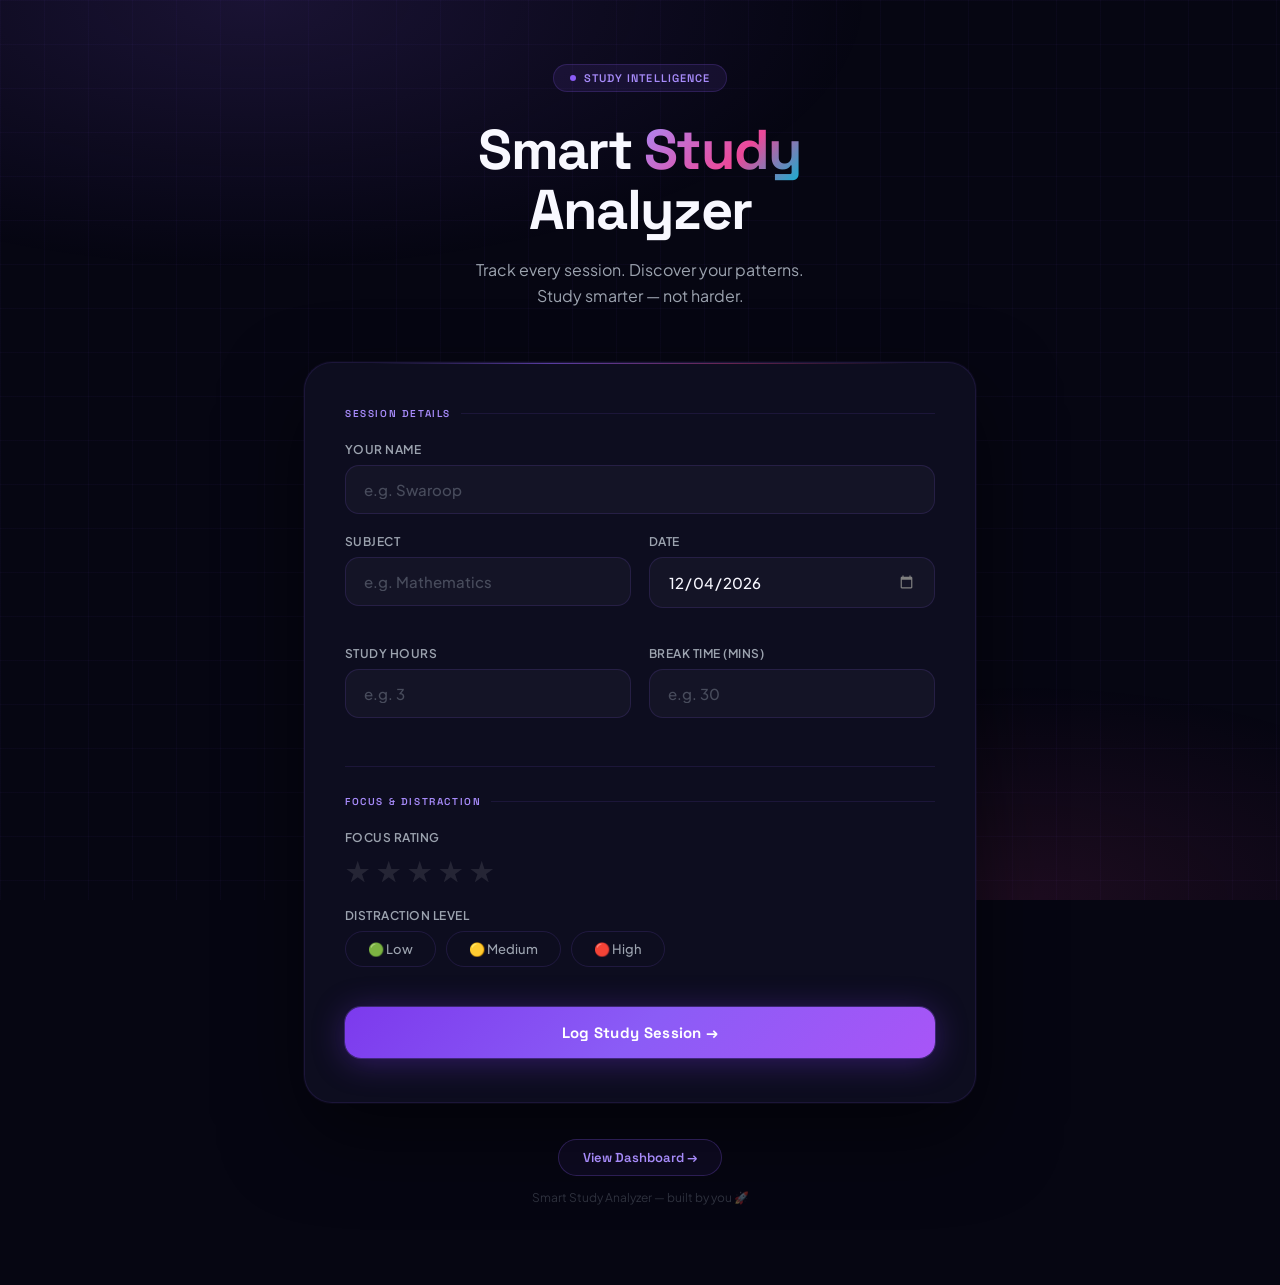
<file: index.html>
<!DOCTYPE html>
<html lang="en">
<head>
  <meta charset="UTF-8" />
  <meta name="viewport" content="width=device-width, initial-scale=1.0"/>
 <title>Smart Study Analyzer v2</title>
  <link href="https://fonts.googleapis.com/css2?family=Plus+Jakarta+Sans:ital,wght@0,300;0,400;0,500;0,600;0,700;0,800;1,300&family=Space+Grotesk:wght@400;500;600;700&display=swap" rel="stylesheet"/>
  <style>
    *, *::before, *::after { box-sizing: border-box; margin: 0; padding: 0; }

    :root {
      --bg:       #060612;
      --card:     #0d0d1f;
      --border:   rgba(139,92,246,0.12);
      --accent:   #8b5cf6;
      --accent2:  #ec4899;
      --accent3:  #06b6d4;
      --text:     #f8f8ff;
      --muted:    #6b7280;
      --muted2:   #9ca3af;
    }

    body {
      background: var(--bg);
      color: var(--text);
      font-family: 'Plus Jakarta Sans', sans-serif;
      min-height: 100vh;
      overflow-x: hidden;
    }

    body::after {
      content: '';
      position: fixed; inset: 0;
      background:
        radial-gradient(ellipse 80% 50% at 20% 0%, rgba(139,92,246,0.15) 0%, transparent 60%),
        radial-gradient(ellipse 60% 40% at 80% 100%, rgba(236,72,153,0.1) 0%, transparent 60%);
      pointer-events: none; z-index: 0;
    }

    body::before {
      content: '';
      position: fixed; inset: 0;
      background-image:
        linear-gradient(rgba(139,92,246,0.04) 1px, transparent 1px),
        linear-gradient(90deg, rgba(139,92,246,0.04) 1px, transparent 1px);
      background-size: 44px 44px;
      pointer-events: none; z-index: 0;
    }

    .wrapper {
      position: relative; z-index: 1;
      max-width: 720px; margin: 0 auto;
      padding: 64px 24px 80px;
    }

    .header { text-align: center; margin-bottom: 52px; }

    .badge {
      display: inline-flex; align-items: center; gap: 8px;
      background: rgba(139,92,246,0.1);
      border: 1px solid rgba(139,92,246,0.2);
      color: #a78bfa;
      font-family: 'Space Grotesk', sans-serif;
      font-size: 11px; font-weight: 600;
      letter-spacing: 0.1em; text-transform: uppercase;
      padding: 6px 16px; border-radius: 100px;
      margin-bottom: 28px;
      animation: fadeUp .5s ease both;
    }
    .badge-dot { width:6px; height:6px; border-radius:50%; background:#8b5cf6; animation: blink 2s ease-in-out infinite; }
    @keyframes blink { 0%,100%{opacity:1} 50%{opacity:.3} }

    h1 {
      font-family: 'Space Grotesk', sans-serif;
      font-size: clamp(2.2rem, 5.5vw, 3.5rem);
      font-weight: 700; line-height: 1.08; letter-spacing: -0.03em;
      animation: fadeUp .5s .08s ease both;
    }
    h1 em {
      font-style: normal;
      background: linear-gradient(135deg, #a78bfa 0%, #ec4899 60%, #06b6d4 100%);
      -webkit-background-clip: text; -webkit-text-fill-color: transparent; background-clip: text;
    }

    .subtitle {
      margin-top: 16px; font-size: 1rem;
      color: var(--muted2); font-weight: 400; line-height: 1.65;
      animation: fadeUp .5s .16s ease both;
    }

    @keyframes fadeUp {
      from { opacity:0; transform:translateY(18px); }
      to   { opacity:1; transform:translateY(0); }
    }

    .form-card {
      background: var(--card);
      border: 1px solid var(--border);
      border-radius: 28px; padding: 44px 40px;
      position: relative; overflow: hidden;
      animation: fadeUp .5s .22s ease both;
      box-shadow: 0 0 0 1px rgba(139,92,246,0.05), 0 32px 80px rgba(0,0,0,0.5);
    }
    .form-card::before {
      content: '';
      position: absolute; top:0; left:10%; right:10%; height:1px;
      background: linear-gradient(90deg, transparent, rgba(139,92,246,0.6), rgba(236,72,153,0.4), transparent);
    }

    .section-label {
      font-family: 'Space Grotesk', sans-serif;
      font-size: 10px; font-weight: 600;
      letter-spacing: 0.16em; text-transform: uppercase;
      color: #a78bfa;
      display: flex; align-items: center; gap: 10px; margin-bottom: 22px;
    }
    .section-label::after { content:''; flex:1; height:1px; background: var(--border); }

    .grid-2 { display: grid; grid-template-columns: 1fr 1fr; gap: 18px; }
    .field { margin-bottom: 20px; }

    label {
      display: block; font-size: 12px; font-weight: 600;
      color: var(--muted2); letter-spacing: 0.04em;
      margin-bottom: 8px; text-transform: uppercase;
    }

    input[type="text"], input[type="number"], input[type="date"] {
      width: 100%;
      background: rgba(255,255,255,0.03);
      border: 1px solid rgba(139,92,246,0.15);
      border-radius: 14px; color: var(--text);
      font-family: 'Plus Jakarta Sans', sans-serif;
      font-size: 15px; font-weight: 500;
      padding: 14px 18px; outline: none;
      transition: border-color .2s, background .2s, box-shadow .2s;
    }
    input:focus {
      border-color: rgba(139,92,246,0.5);
      background: rgba(139,92,246,0.05);
      box-shadow: 0 0 0 4px rgba(139,92,246,0.08);
    }
    input::placeholder { color: rgba(107,114,128,0.6); }
    input[type="date"]::-webkit-calendar-picker-indicator { filter: invert(.5); cursor: pointer; }

    .divider { height:1px; background: var(--border); margin: 28px 0; }

    .stars { display:flex; flex-direction:row-reverse; justify-content:flex-end; gap:6px; margin-top:6px; }
    .stars input { display:none; }
    .stars label {
      font-size:28px; cursor:pointer; color:rgba(255,255,255,0.1);
      transition: color .15s, transform .15s;
      margin:0; padding:0; text-transform:none; letter-spacing:0;
    }
    .stars label:hover, .stars label:hover ~ label, .stars input:checked ~ label { color:#f59e0b; }
    .stars label:hover { transform:scale(1.25); }

    .pills { display:flex; gap:10px; margin-top:6px; flex-wrap:wrap; }
    .pills input { display:none; }
    .pills label {
      cursor:pointer; padding:9px 22px; border-radius:100px;
      border:1px solid rgba(139,92,246,0.15);
      font-size:13px; font-weight:500; color:var(--muted2);
      background:transparent; transition:all .2s;
      text-transform:none; letter-spacing:0;
    }
    .pills input:checked + label {
      border-color:var(--accent); color:#c4b5fd;
      background:rgba(139,92,246,0.12);
      box-shadow:0 0 16px rgba(139,92,246,0.15);
    }
    .pills label:hover { border-color:rgba(139,92,246,0.35); color:var(--text); }

    .btn-wrap { margin-top:32px; }
    .btn {
      width:100%; padding:16px;
      background:linear-gradient(135deg, #7c3aed 0%, #8b5cf6 50%, #a855f7 100%);
      border:none; border-radius:16px; color:#fff;
      font-family:'Space Grotesk', sans-serif;
      font-size:15px; font-weight:700; letter-spacing:0.02em;
      cursor:pointer; position:relative; overflow:hidden;
      transition:transform .2s, box-shadow .2s;
      box-shadow:0 4px 32px rgba(124,58,237,0.35), 0 0 0 1px rgba(139,92,246,0.3);
    }
    .btn:hover { transform:translateY(-2px); box-shadow:0 8px 40px rgba(124,58,237,0.5); }
    .btn:active { transform:translateY(0); }
    .btn-inner { display:flex; align-items:center; justify-content:center; gap:10px; position:relative; z-index:1; }

    .toast {
      position:fixed; bottom:28px; left:50%;
      transform:translateX(-50%) translateY(60px);
      background:#0d0d1f; border:1px solid rgba(6,182,212,0.3); color:#67e8f9;
      font-family:'Space Grotesk', sans-serif; font-size:13px; font-weight:600;
      padding:13px 28px; border-radius:100px;
      box-shadow:0 8px 32px rgba(0,0,0,0.5);
      transition:transform .4s cubic-bezier(.34,1.56,.64,1), opacity .4s;
      opacity:0; z-index:100; white-space:nowrap;
    }
    .toast.show { transform:translateX(-50%) translateY(0); opacity:1; }

    .footer {
      text-align:center; margin-top:36px;
      font-size:12px; color:rgba(107,114,128,0.4);
      animation:fadeUp .5s .4s ease both;
    }

    @media (max-width:560px) {
      .form-card { padding:28px 20px; }
      .grid-2 { grid-template-columns:1fr; }
    }
  </style>
</head>
<body>
<div class="wrapper">
  <div class="header">
    <div class="badge"><span class="badge-dot"></span> Study Intelligence</div>
    <h1>Smart <em>Study</em><br>Analyzer</h1>
    <p class="subtitle">Track every session. Discover your patterns.<br>Study smarter — not harder.</p>
  </div>

  <div class="form-card">
    <div class="section-label">Session Details</div>
    <div class="field">
      <label for="name">Your Name</label>
      <input type="text" id="name" placeholder="e.g. Swaroop" autocomplete="off"/>
    </div>
    <div class="grid-2">
      <div class="field">
        <label for="subject">Subject</label>
        <input type="text" id="subject" placeholder="e.g. Mathematics" autocomplete="off"/>
      </div>
      <div class="field">
        <label for="date">Date</label>
        <input type="date" id="date"/>
      </div>
      <div class="field">
        <label for="hours">Study Hours</label>
        <input type="number" id="hours" placeholder="e.g. 3" min="0" max="24" step="0.5"/>
      </div>
      <div class="field">
        <label for="break_time">Break Time (mins)</label>
        <input type="number" id="break_time" placeholder="e.g. 30" min="0" max="300"/>
      </div>
    </div>

    <div class="divider"></div>

    <div class="section-label">Focus & Distraction</div>

    <div class="field">
      <label>Focus Rating</label>
      <div class="stars">
        <input type="radio" id="s5" name="focus" value="5"/><label for="s5">★</label>
        <input type="radio" id="s4" name="focus" value="4"/><label for="s4">★</label>
        <input type="radio" id="s3" name="focus" value="3"/><label for="s3">★</label>
        <input type="radio" id="s2" name="focus" value="2"/><label for="s2">★</label>
        <input type="radio" id="s1" name="focus" value="1"/><label for="s1">★</label>
      </div>
    </div>

    <div class="field" style="margin-top:20px">
      <label>Distraction Level</label>
      <div class="pills">
        <input type="radio" id="d-low"    name="distraction" value="Low"/><label for="d-low">🟢 Low</label>
        <input type="radio" id="d-medium" name="distraction" value="Medium"/><label for="d-medium">🟡 Medium</label>
        <input type="radio" id="d-high"   name="distraction" value="High"/><label for="d-high">🔴 High</label>
      </div>
    </div>

    <div class="btn-wrap">
      <button class="btn" onclick="submitForm()">
        <div class="btn-inner">Log Study Session →</div>
      </button>
    </div>
  </div>

  <div class="footer" style="display:flex;flex-direction:column;align-items:center;gap:14px;margin-top:36px;">
  <a href="dashboard.html" style="font-family:'Space Grotesk',sans-serif;font-size:13px;font-weight:600;color:#a78bfa;text-decoration:none;padding:9px 24px;border:1px solid rgba(139,92,246,0.25);border-radius:100px;background:rgba(139,92,246,0.06);transition:all .2s;" onmouseover="this.style.background='rgba(139,92,246,0.14)'" onmouseout="this.style.background='rgba(139,92,246,0.06)'">View Dashboard →</a>
  <span style="font-size:12px;color:rgba(107,114,128,0.4);">Smart Study Analyzer — built by you 🚀</span>
</div>
</div>

<div class="toast" id="toast">✦ Session logged successfully!</div>

<script>
  document.getElementById('date').valueAsDate = new Date();

  function submitForm() {
    const name        = document.getElementById('name').value.trim();
const subject     = document.getElementById('subject').value.trim();
    const date        = document.getElementById('date').value;
    const hours       = document.getElementById('hours').value;
    const break_time  = document.getElementById('break_time').value;
    const focus       = document.querySelector('input[name="focus"]:checked');
    const distraction = document.querySelector('input[name="distraction"]:checked');

   if (!name || !subject || !date || !hours || !break_time || !focus || !distraction) {
      document.querySelector('.form-card').animate([
        {transform:'translateX(0)'},{transform:'translateX(-8px)'},
        {transform:'translateX(8px)'},{transform:'translateX(-5px)'},
        {transform:'translateX(5px)'},{transform:'translateX(0)'}
      ], {duration:400, easing:'ease-in-out'});
      return;
    }

    fetch('https://smart-study-analyzer.onrender.com/log', {
      method:'POST',
      headers:{'Content-Type':'application/json'},
      body: JSON.stringify({
        name, subject, date,
        hours: parseFloat(hours),
        break_time: parseInt(break_time),
        focus: parseInt(focus.value),
        distraction: distraction.value
      })
    })
    .then(r => r.json())
    .then(() => {
      const t = document.getElementById('toast');
      t.classList.add('show');
      setTimeout(() => t.classList.remove('show'), 3000);
    })
    .catch(() => alert('Could not connect. Is Flask running?'));
  }
</script>
</body>
</html>
</file>
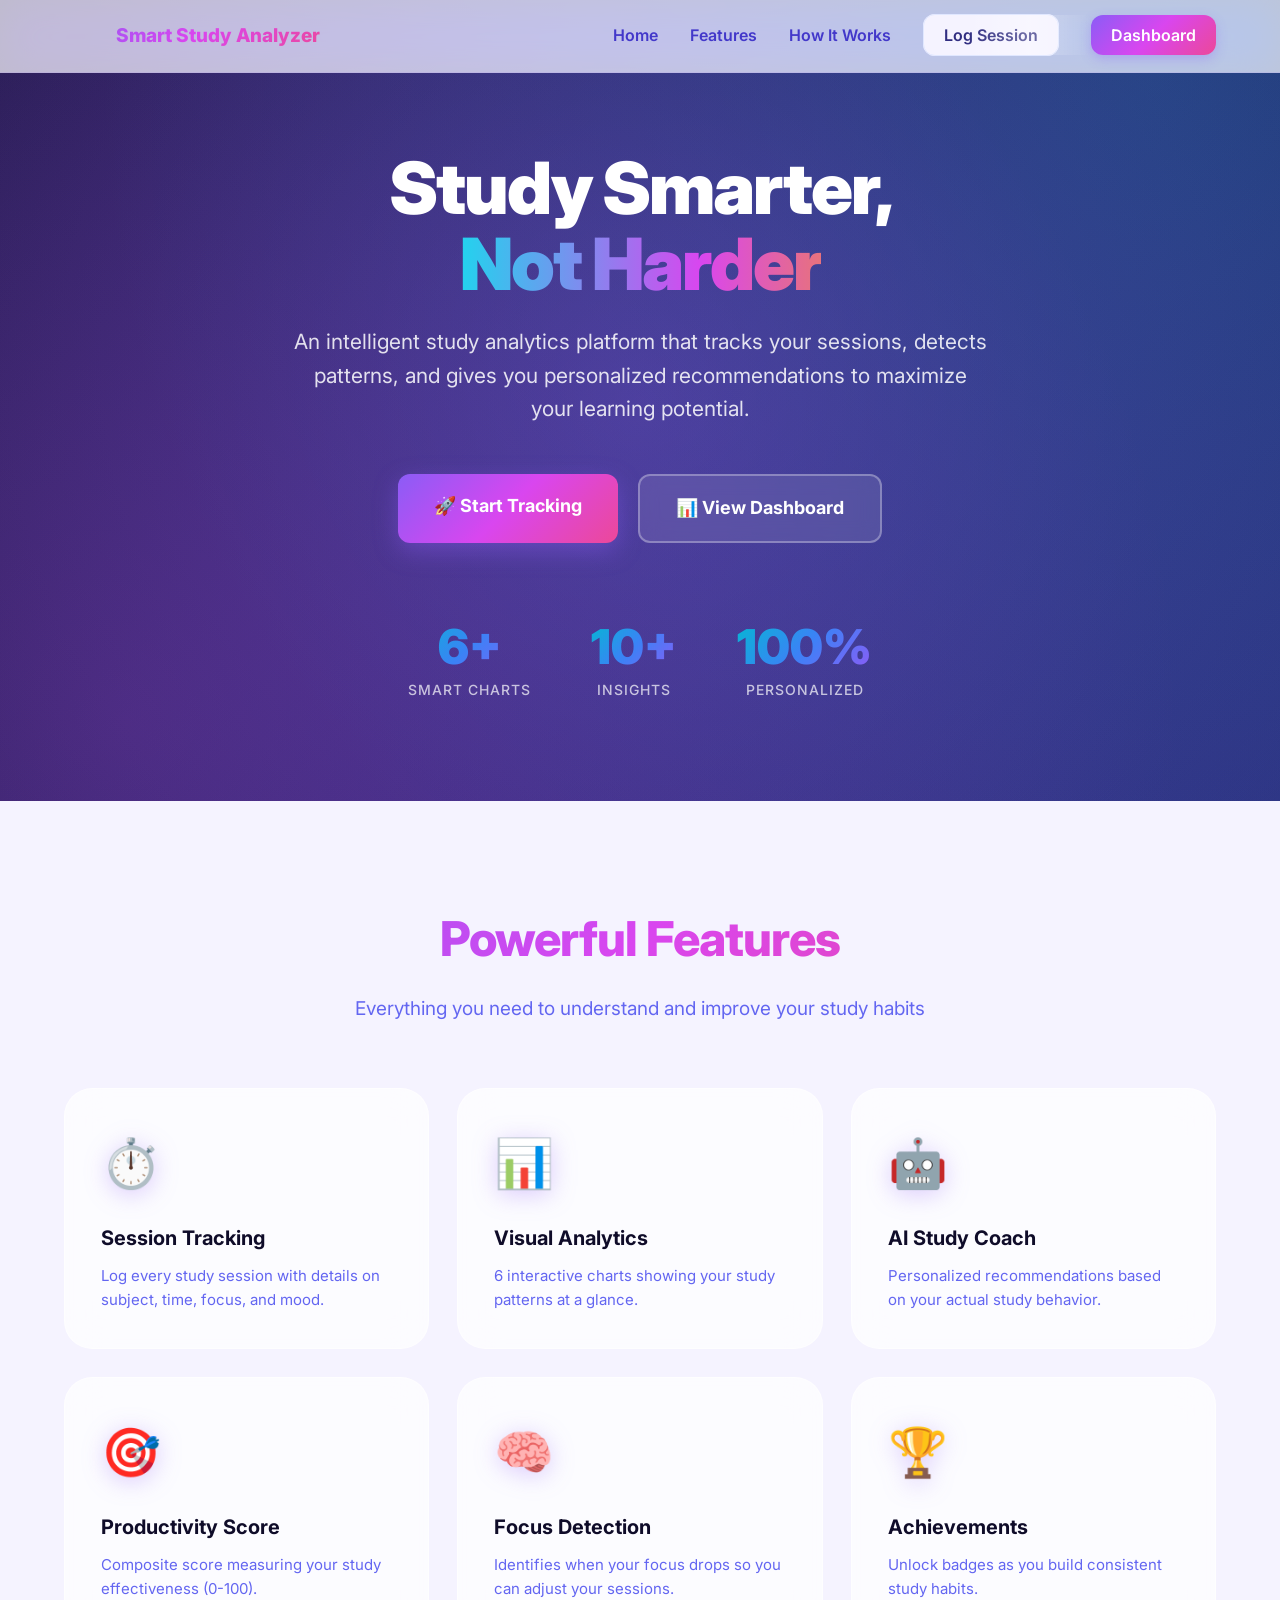
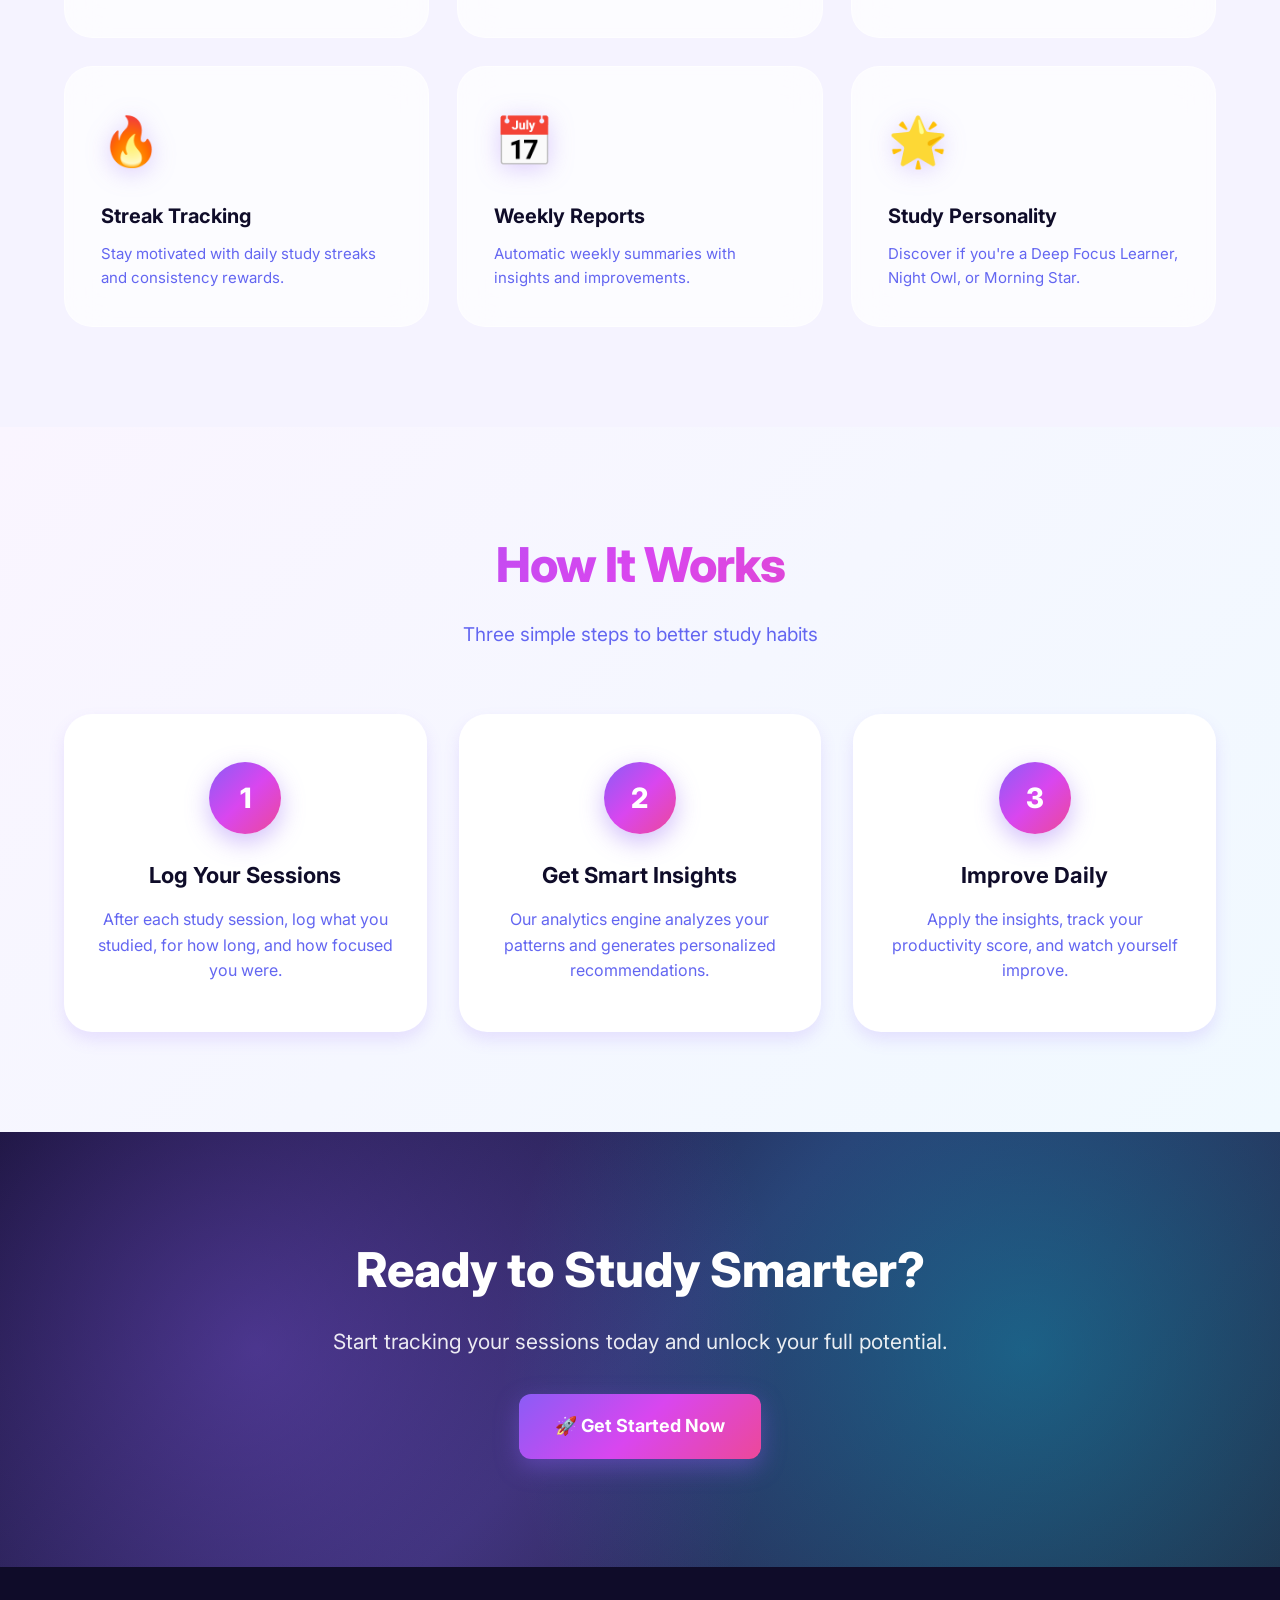
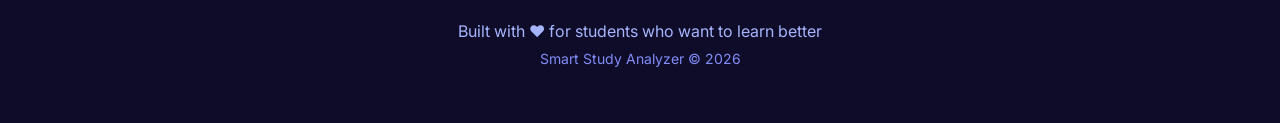
<file: frontend/index.html>
<!DOCTYPE html>
<html lang="en">
<head>
    <meta charset="UTF-8">
    <meta name="viewport" content="width=device-width, initial-scale=1.0">
    <title>Smart Study Analyzer — Study Smarter, Not Harder</title>
    <link rel="stylesheet" href="css/style.css">
    <link rel="preconnect" href="https://fonts.googleapis.com">
    <link rel="preconnect" href="https://fonts.gstatic.com" crossorigin>
    <link href="https://fonts.googleapis.com/css2?family=Inter:wght@400;500;600;700;800&display=swap" rel="stylesheet">
</head>
<body>

    <!-- Navigation -->
    <nav class="navbar">
        <div class="container nav-container">
            <div class="logo">
                <span class="logo-icon">📚</span>
                <span class="logo-text">Smart Study Analyzer</span>
            </div>
            <ul class="nav-links">
                <li><a href="#home">Home</a></li>
                <li><a href="#features">Features</a></li>
                <li><a href="#how">How It Works</a></li>
                <li><a href="log.html" class="btn-nav">Log Session</a></li>
                <li><a href="dashboard.html" class="btn-nav btn-primary">Dashboard</a></li>
            </ul>
        </div>
    </nav>

    <!-- Hero Section -->
    <section id="home" class="hero">
        <div class="container hero-content">
            <h1 class="hero-title">Study Smarter,<br><span class="gradient-text">Not Harder</span></h1>
            <p class="hero-subtitle">
                An intelligent study analytics platform that tracks your sessions, 
                detects patterns, and gives you personalized recommendations to 
                maximize your learning potential.
            </p>
            <div class="hero-buttons">
                <a href="log.html" class="btn btn-primary btn-large">🚀 Start Tracking</a>
                <a href="dashboard.html" class="btn btn-secondary btn-large">📊 View Dashboard</a>
            </div>
            <div class="hero-stats">
                <div class="hero-stat">
                    <div class="hero-stat-number">6+</div>
                    <div class="hero-stat-label">Smart Charts</div>
                </div>
                <div class="hero-stat">
                    <div class="hero-stat-number">10+</div>
                    <div class="hero-stat-label">Insights</div>
                </div>
                <div class="hero-stat">
                    <div class="hero-stat-number">100%</div>
                    <div class="hero-stat-label">Personalized</div>
                </div>
            </div>
        </div>
    </section>

    <!-- Features Section -->
    <section id="features" class="features">
        <div class="container">
            <h2 class="section-title">Powerful Features</h2>
            <p class="section-subtitle">Everything you need to understand and improve your study habits</p>
            
            <div class="features-grid">
                <div class="feature-card">
                    <div class="feature-icon">⏱️</div>
                    <h3>Session Tracking</h3>
                    <p>Log every study session with details on subject, time, focus, and mood.</p>
                </div>
                
                <div class="feature-card">
                    <div class="feature-icon">📊</div>
                    <h3>Visual Analytics</h3>
                    <p>6 interactive charts showing your study patterns at a glance.</p>
                </div>
                
                <div class="feature-card">
                    <div class="feature-icon">🤖</div>
                    <h3>AI Study Coach</h3>
                    <p>Personalized recommendations based on your actual study behavior.</p>
                </div>
                
                <div class="feature-card">
                    <div class="feature-icon">🎯</div>
                    <h3>Productivity Score</h3>
                    <p>Composite score measuring your study effectiveness (0-100).</p>
                </div>
                
                <div class="feature-card">
                    <div class="feature-icon">🧠</div>
                    <h3>Focus Detection</h3>
                    <p>Identifies when your focus drops so you can adjust your sessions.</p>
                </div>
                
                <div class="feature-card">
                    <div class="feature-icon">🏆</div>
                    <h3>Achievements</h3>
                    <p>Unlock badges as you build consistent study habits.</p>
                </div>
                
                <div class="feature-card">
                    <div class="feature-icon">🔥</div>
                    <h3>Streak Tracking</h3>
                    <p>Stay motivated with daily study streaks and consistency rewards.</p>
                </div>
                
                <div class="feature-card">
                    <div class="feature-icon">📅</div>
                    <h3>Weekly Reports</h3>
                    <p>Automatic weekly summaries with insights and improvements.</p>
                </div>
                
                <div class="feature-card">
                    <div class="feature-icon">🌟</div>
                    <h3>Study Personality</h3>
                    <p>Discover if you're a Deep Focus Learner, Night Owl, or Morning Star.</p>
                </div>
            </div>
        </div>
    </section>

    <!-- How It Works -->
    <section id="how" class="how-it-works">
        <div class="container">
            <h2 class="section-title">How It Works</h2>
            <p class="section-subtitle">Three simple steps to better study habits</p>
            
            <div class="steps">
                <div class="step">
                    <div class="step-number">1</div>
                    <h3>Log Your Sessions</h3>
                    <p>After each study session, log what you studied, for how long, and how focused you were.</p>
                </div>
                
                <div class="step">
                    <div class="step-number">2</div>
                    <h3>Get Smart Insights</h3>
                    <p>Our analytics engine analyzes your patterns and generates personalized recommendations.</p>
                </div>
                
                <div class="step">
                    <div class="step-number">3</div>
                    <h3>Improve Daily</h3>
                    <p>Apply the insights, track your productivity score, and watch yourself improve.</p>
                </div>
            </div>
        </div>
    </section>

    <!-- CTA Section -->
    <section class="cta">
        <div class="container">
            <h2>Ready to Study Smarter?</h2>
            <p>Start tracking your sessions today and unlock your full potential.</p>
            <a href="log.html" class="btn btn-primary btn-large">🚀 Get Started Now</a>
        </div>
    </section>  

    <!-- Footer --> 
    <footer class="footer">
        <div class="container">
            <p>Built with ❤️ for students who want to learn better</p>
            <p class="footer-small">Smart Study Analyzer © 2026</p>
        </div>
    </footer>

    <script src="js/main.js"></script>
</body>
</html>
</file>
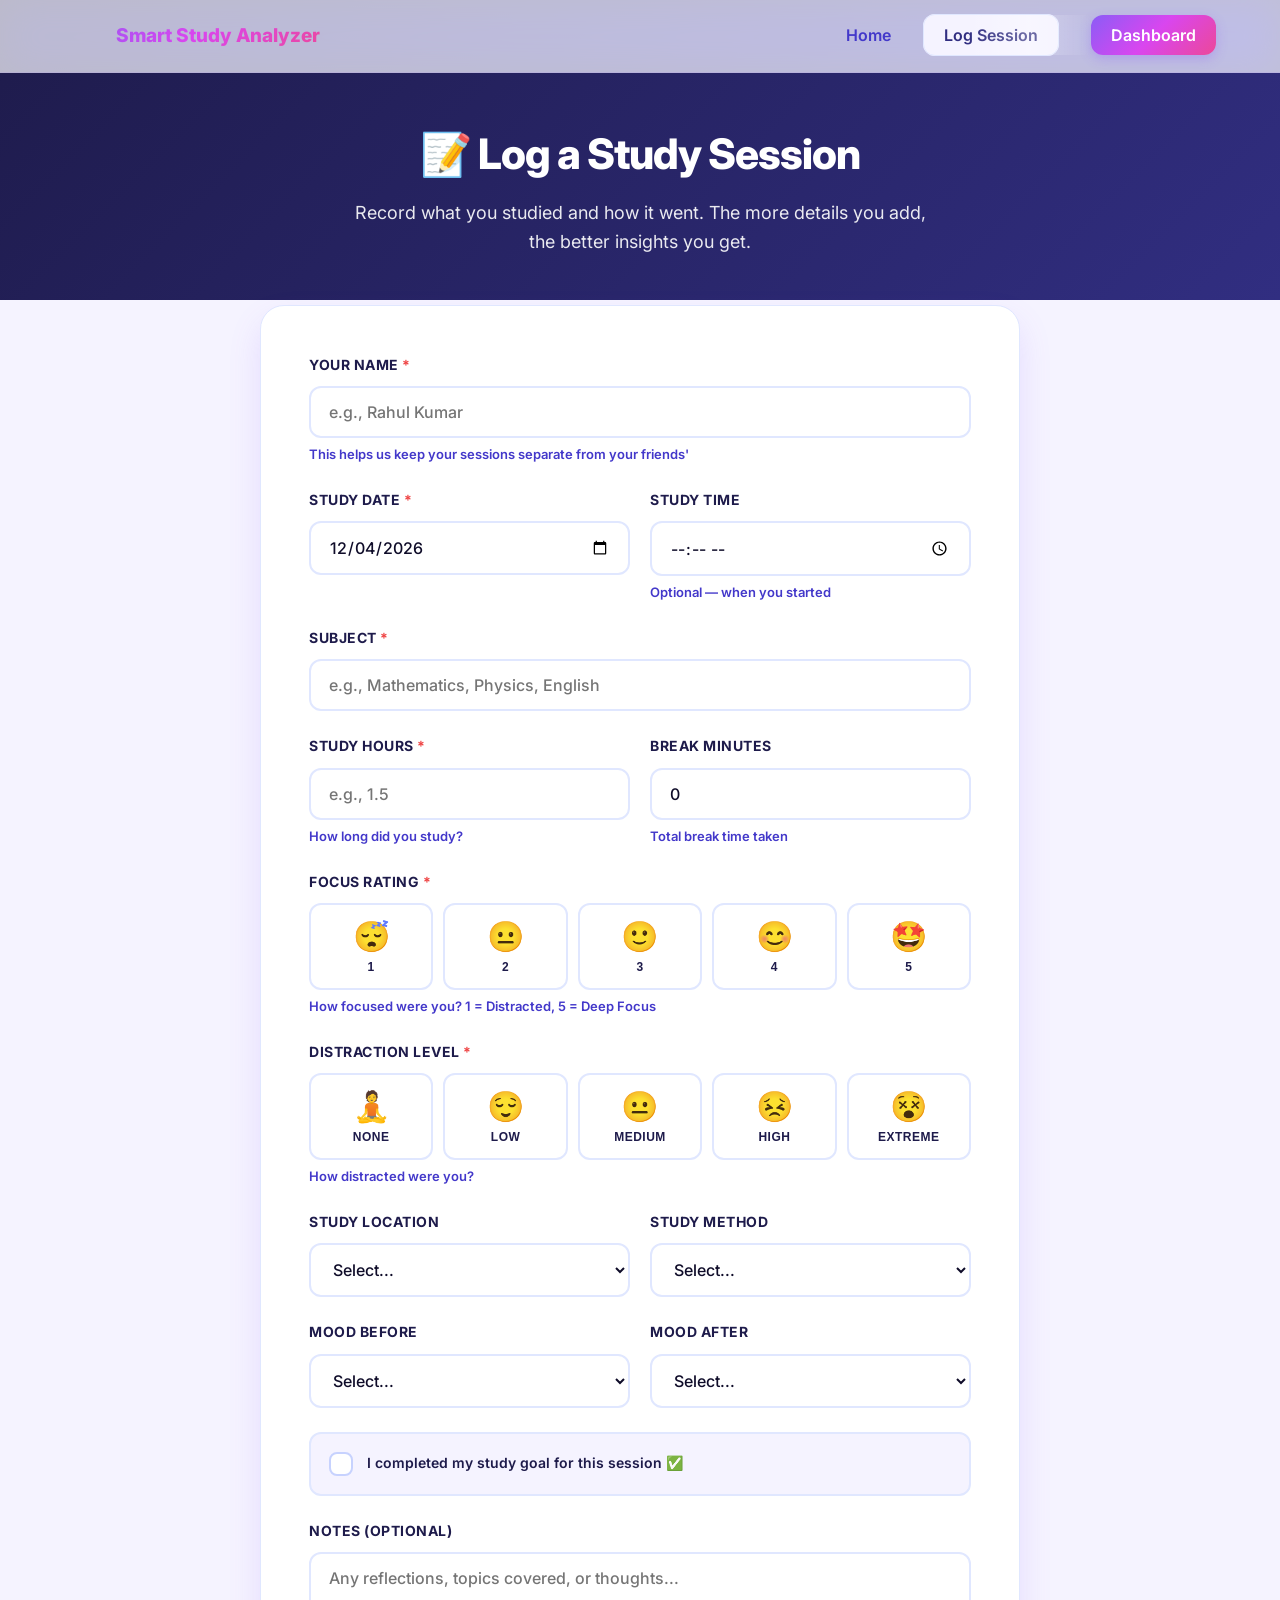
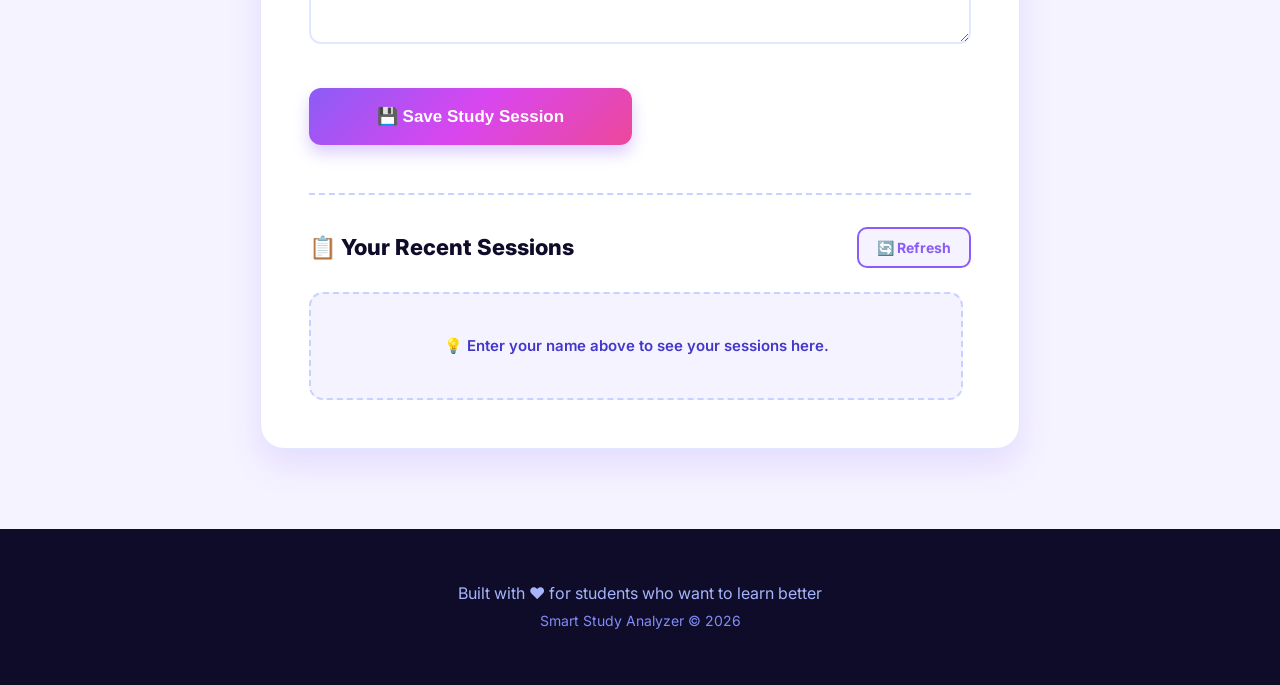
<file: frontend/log.html>
<!DOCTYPE html>
<html lang="en">
<head>
    <meta charset="UTF-8">
    <meta name="viewport" content="width=device-width, initial-scale=1.0">
    <title>Log Study Session — Smart Study Analyzer</title>
    <link rel="stylesheet" href="css/style.css">
    <link rel="stylesheet" href="css/log.css">
    <link rel="preconnect" href="https://fonts.googleapis.com">
    <link rel="preconnect" href="https://fonts.gstatic.com" crossorigin>
    <link href="https://fonts.googleapis.com/css2?family=Inter:wght@400;500;600;700;800&display=swap" rel="stylesheet">
</head>
<body>

    <!-- Navigation -->
    <nav class="navbar">
        <div class="container nav-container">
            <div class="logo">
                <span class="logo-icon">📚</span>
                <span class="logo-text">Smart Study Analyzer</span>
            </div>
            <ul class="nav-links">
                <li><a href="index.html">Home</a></li>
                <li><a href="log.html" class="btn-nav">Log Session</a></li>
                <li><a href="dashboard.html" class="btn-nav btn-primary">Dashboard</a></li>
            </ul>
        </div>
    </nav>

    <!-- Form Section -->
    <section class="form-section">
        <div class="container">
            <div class="form-header">
                <h1>📝 Log a Study Session</h1>
                <p>Record what you studied and how it went. The more details you add, the better insights you get.</p>
            </div>

            <div class="form-container">
                <form id="studyForm">
                    
                    <!-- Student Name -->
                    <div class="form-group">
                        <label for="student_name">Your Name <span class="required">*</span></label>
                        <input type="text" id="student_name" name="student_name" 
                               placeholder="e.g., Rahul Kumar" required minlength="2" maxlength="100">
                        <small>This helps us keep your sessions separate from your friends'</small>
                    </div>

                    <div class="form-row">
                        <!-- Date -->
                        <div class="form-group">
                            <label for="study_date">Study Date <span class="required">*</span></label>
                            <input type="date" id="study_date" name="study_date" required>
                        </div>

                        <!-- Time -->
                        <div class="form-group">
                            <label for="study_time">Study Time</label>
                            <input type="time" id="study_time" name="study_time">
                            <small>Optional — when you started</small>
                        </div>
                    </div>

                    <!-- Subject -->
                    <div class="form-group">
                        <label for="subject">Subject <span class="required">*</span></label>
                        <input type="text" id="subject" name="subject" 
                               placeholder="e.g., Mathematics, Physics, English" required>
                    </div>

                    <div class="form-row">
                        <!-- Study Hours -->
                        <div class="form-group">
                            <label for="study_hours">Study Hours <span class="required">*</span></label>
                            <input type="number" id="study_hours" name="study_hours" 
                                   step="0.25" min="0.25" max="24" 
                                   placeholder="e.g., 1.5" required>
                            <small>How long did you study?</small>
                        </div>

                        <!-- Break Minutes -->
                        <div class="form-group">
                            <label for="break_minutes">Break Minutes</label>
                            <input type="number" id="break_minutes" name="break_minutes" 
                                   min="0" max="600" placeholder="e.g., 15" value="0">
                            <small>Total break time taken</small>
                        </div>
                    </div>

                    <!-- Focus Rating -->
                    <div class="form-group">
                        <label>Focus Rating <span class="required">*</span></label>
                        <div class="rating-group" data-name="focus_rating">
                            <button type="button" class="rating-btn" data-value="1">😴<span>1</span></button>
                            <button type="button" class="rating-btn" data-value="2">😐<span>2</span></button>
                            <button type="button" class="rating-btn" data-value="3">🙂<span>3</span></button>
                            <button type="button" class="rating-btn" data-value="4">😊<span>4</span></button>
                            <button type="button" class="rating-btn" data-value="5">🤩<span>5</span></button>
                        </div>
                        <small>How focused were you? 1 = Distracted, 5 = Deep Focus</small>
                        <input type="hidden" id="focus_rating" name="focus_rating" required>
                    </div>

                    <!-- Distraction Level -->
                    <div class="form-group">
                        <label>Distraction Level <span class="required">*</span></label>
                        <div class="rating-group" data-name="distraction_level">
                            <button type="button" class="rating-btn" data-value="1">🧘<span>None</span></button>
                            <button type="button" class="rating-btn" data-value="2">😌<span>Low</span></button>
                            <button type="button" class="rating-btn" data-value="3">😐<span>Medium</span></button>
                            <button type="button" class="rating-btn" data-value="4">😣<span>High</span></button>
                            <button type="button" class="rating-btn" data-value="5">😵<span>Extreme</span></button>
                        </div>
                        <small>How distracted were you?</small>
                        <input type="hidden" id="distraction_level" name="distraction_level" required>
                    </div>

                    <div class="form-row">
                        <!-- Location -->
                        <div class="form-group">
                            <label for="study_location">Study Location</label>
                            <select id="study_location" name="study_location">
                                <option value="">Select...</option>
                                <option value="Home">Home</option>
                                <option value="Library">Library</option>
                                <option value="Cafe">Cafe</option>
                                <option value="Classroom">Classroom</option>
                                <option value="Online">Online</option>
                                <option value="Other">Other</option>
                            </select>
                        </div>

                        <!-- Study Method -->
                        <div class="form-group">
                            <label for="study_method">Study Method</label>
                            <select id="study_method" name="study_method">
                                <option value="">Select...</option>
                                <option value="Reading">Reading</option>
                                <option value="Practice Problems">Practice Problems</option>
                                <option value="Active Recall">Active Recall</option>
                                <option value="Notes">Taking Notes</option>
                                <option value="Video">Video Lectures</option>
                                <option value="Group Study">Group Study</option>
                                <option value="Other">Other</option>
                            </select>
                        </div>
                    </div>

                    <div class="form-row">
                        <!-- Mood Before -->
                        <div class="form-group">
                            <label for="mood_before">Mood Before</label>
                            <select id="mood_before" name="mood_before">
                                <option value="">Select...</option>
                                <option value="Energized">Energized</option>
                                <option value="Fresh">Fresh</option>
                                <option value="Neutral">Neutral</option>
                                <option value="Tired">Tired</option>
                                <option value="Stressed">Stressed</option>
                            </select>
                        </div>

                        <!-- Mood After -->
                        <div class="form-group">
                            <label for="mood_after">Mood After</label>
                            <select id="mood_after" name="mood_after">
                                <option value="">Select...</option>
                                <option value="Energized">Energized</option>
                                <option value="Focused">Focused</option>
                                <option value="Confident">Confident</option>
                                <option value="Neutral">Neutral</option>
                                <option value="Tired">Tired</option>
                                <option value="Frustrated">Frustrated</option>
                            </select>
                        </div>
                    </div>

                    <!-- Goal Completed -->
                    <div class="form-group checkbox-group">
                        <label class="checkbox-label">
                            <input type="checkbox" id="goal_completed" name="goal_completed">
                            <span class="checkbox-custom"></span>
                            <span>I completed my study goal for this session ✅</span>
                        </label>
                    </div>

                    <!-- Notes -->
                    <div class="form-group">
                        <label for="notes">Notes (Optional)</label>
                        <textarea id="notes" name="notes" rows="3" 
                                  placeholder="Any reflections, topics covered, or thoughts..." maxlength="500"></textarea>
                    </div>

                    <!-- Submit -->
                    <div class="form-actions">
                        <button type="submit" class="btn btn-primary btn-large" id="submitBtn">
                            💾 Save Study Session
                        </button>
                        <button type="reset" class="btn btn-secondary btn-large">
                            🔄 Clear Form
                        </button>
                    </div>

                </form>

                <!-- Success / Error Message -->
                <div id="messageBox" class="message-box hidden"></div>

                <!-- Recent Sessions Section -->
                <div class="recent-sessions">
                    <div class="recent-header">
                        <h3>📋 Your Recent Sessions</h3>
                        <button type="button" class="btn-refresh" id="refreshBtn">
                            🔄 Refresh
                        </button>
                    </div>
                    <div id="sessionsList" class="sessions-list">
                        <p class="no-sessions">💡 Enter your name above to see your sessions here.</p>
                    </div>
                </div>

            </div>
        </div>
    </section>

    <!-- Delete Confirmation Modal -->
    <div id="deleteModal" class="modal hidden">
        <div class="modal-content">
            <h3>🗑️ Delete Session?</h3>
            <p>Are you sure you want to delete this session? This cannot be undone.</p>
            <div class="modal-buttons">
                <button type="button" class="btn-cancel" id="cancelDelete">Cancel</button>
                <button type="button" class="btn-confirm-delete" id="confirmDelete">Delete</button>
            </div>
        </div>
    </div>

    <!-- Footer -->
    <footer class="footer">
        <div class="container">
            <p>Built with ❤️ for students who want to learn better</p>
            <p class="footer-small">Smart Study Analyzer © 2026</p>
        </div>
    </footer>

    <script src="js/log.js"></script>
</body>
</html>
</file>
<file: frontend/css/style.css>
/* ===========================================
   Smart Study Analyzer - Premium UI
   Extraordinary Color Combinations & Effects
   =========================================== */

* {
    margin: 0;
    padding: 0;
    box-sizing: border-box;
}

:root {
    /* Brand Colors - Unique Palette */
    --primary: #8b5cf6;
    --primary-dark: #7c3aed;
    --primary-light: #a78bfa;
    --accent: #06b6d4;
    --accent-dark: #0891b2;
    
    /* Neon Glows */
    --neon-purple: #d946ef;
    --neon-cyan: #22d3ee;
    --neon-pink: #ec4899;
    --neon-green: #84cc16;
    
    /* Status Colors */
    --success: #10b981;
    --warning: #f59e0b;
    --danger: #ef4444;
    --info: #3b82f6;
    
    /* Premium Gradients */
    --grad-primary: linear-gradient(135deg, #8b5cf6 0%, #d946ef 50%, #ec4899 100%);
    --grad-accent: linear-gradient(135deg, #06b6d4 0%, #3b82f6 50%, #8b5cf6 100%);
    --grad-sunset: linear-gradient(135deg, #f97316 0%, #ec4899 50%, #8b5cf6 100%);
    --grad-mint: linear-gradient(135deg, #10b981 0%, #06b6d4 50%, #3b82f6 100%);
    --grad-aurora: linear-gradient(135deg, #84cc16 0%, #06b6d4 50%, #8b5cf6 100%);
    --grad-soft: linear-gradient(135deg, #1e1b4b 0%, #312e81 100%);
    --grad-dark: linear-gradient(135deg, #0f0c29 0%, #302b63 50%, #24243e 100%);
    --grad-glass: linear-gradient(135deg, rgba(255,255,255,0.1) 0%, rgba(255,255,255,0.05) 100%);
    
    /* Text */
    --dark: #0f0c29;
    --gray-900: #1e1b4b;
    --gray-800: #312e81;
    --gray-700: #4338ca;
    --gray-600: #6366f1;
    --gray-500: #818cf8;
    --gray-400: #a5b4fc;
    --gray-300: #c7d2fe;
    --gray-200: #e0e7ff;
    --gray-100: #eef2ff;
    --gray-50: #f5f3ff;
    --white: #ffffff;
    
    /* Shadows */
    --shadow-sm: 0 2px 4px rgba(139, 92, 246, 0.1);
    --shadow: 0 8px 16px rgba(139, 92, 246, 0.15);
    --shadow-md: 0 16px 32px rgba(139, 92, 246, 0.2);
    --shadow-lg: 0 24px 48px rgba(139, 92, 246, 0.25);
    --shadow-neon: 0 0 40px rgba(217, 70, 239, 0.4);
    --shadow-cyan: 0 0 40px rgba(6, 182, 212, 0.4);
    
    /* Radius */
    --radius: 12px;
    --radius-lg: 20px;
    --radius-xl: 28px;
    --radius-2xl: 36px;
}

body {
    font-family: 'Inter', -apple-system, BlinkMacSystemFont, sans-serif;
    color: var(--dark);
    line-height: 1.6;
    background: var(--white);
    overflow-x: hidden;
    position: relative;
}

.container {
    max-width: 1200px;
    margin: 0 auto;
    padding: 0 24px;
}

/* ===========================================
   Animated Background
   =========================================== */
body::before {
    content: '';
    position: fixed;
    top: 0;
    left: 0;
    right: 0;
    bottom: 0;
    background: 
        radial-gradient(circle at 20% 30%, rgba(139, 92, 246, 0.08) 0%, transparent 50%),
        radial-gradient(circle at 80% 70%, rgba(6, 182, 212, 0.08) 0%, transparent 50%),
        radial-gradient(circle at 50% 50%, rgba(217, 70, 239, 0.05) 0%, transparent 50%);
    z-index: -1;
    animation: bgShift 20s ease-in-out infinite;
}

@keyframes bgShift {
    0%, 100% { opacity: 1; transform: scale(1); }
    50% { opacity: 0.7; transform: scale(1.1); }
}

/* ===========================================
   Navbar - Glassmorphic
   =========================================== */
.navbar {
    position: fixed;
    top: 0;
    left: 0;
    right: 0;
    background: rgba(255, 255, 255, 0.7);
    backdrop-filter: blur(20px) saturate(180%);
    -webkit-backdrop-filter: blur(20px) saturate(180%);
    border-bottom: 1px solid rgba(139, 92, 246, 0.1);
    z-index: 1000;
    transition: all 0.3s ease;
}

.navbar:hover {
    background: rgba(255, 255, 255, 0.85);
    box-shadow: var(--shadow);
}

.nav-container {
    display: flex;
    align-items: center;
    justify-content: space-between;
    height: 72px;
}

.logo {
    display: flex;
    align-items: center;
    gap: 12px;
    font-weight: 800;
    font-size: 19px;
    background: var(--grad-primary);
    -webkit-background-clip: text;
    -webkit-text-fill-color: transparent;
    background-clip: text;
}

.logo-icon {
    font-size: 32px;
    filter: drop-shadow(0 0 10px rgba(217, 70, 239, 0.5));
    animation: float 3s ease-in-out infinite;
}

@keyframes float {
    0%, 100% { transform: translateY(0); }
    50% { transform: translateY(-4px); }
}

.nav-links {
    display: flex;
    list-style: none;
    gap: 32px;
    align-items: center;
}

.nav-links a {
    text-decoration: none;
    color: var(--gray-700);
    font-weight: 600;
    transition: all 0.3s;
    position: relative;
}

.nav-links a:not(.btn-nav):hover {
    color: var(--primary);
}

.nav-links a:not(.btn-nav)::after {
    content: '';
    position: absolute;
    bottom: -6px;
    left: 0;
    width: 0;
    height: 2px;
    background: var(--grad-primary);
    transition: width 0.3s;
}

.nav-links a:not(.btn-nav):hover::after {
    width: 100%;
}

.btn-nav {
    padding: 10px 20px;
    border-radius: var(--radius);
    background: var(--gray-50);
    color: var(--gray-800) !important;
    transition: all 0.3s;
    border: 1px solid var(--gray-200);
}

.btn-nav:hover {
    background: var(--gray-100);
    transform: translateY(-2px);
    box-shadow: var(--shadow-sm);
}

.btn-nav.btn-primary {
    background: var(--grad-primary);
    color: var(--white) !important;
    border: none;
    box-shadow: 0 4px 12px rgba(139, 92, 246, 0.3);
}

.btn-nav.btn-primary:hover {
    transform: translateY(-2px);
    box-shadow: 0 8px 24px rgba(217, 70, 239, 0.5);
}

/* ===========================================
   Hero - Animated Gradient
   =========================================== */
.hero {
    padding: 150px 0 100px;
    position: relative;
    overflow: hidden;
    background: var(--grad-soft);
    color: var(--white);
}

.hero::before {
    content: '';
    position: absolute;
    top: -50%;
    left: -50%;
    width: 200%;
    height: 200%;
    background: 
        radial-gradient(circle, rgba(139, 92, 246, 0.3) 0%, transparent 50%),
        radial-gradient(circle at 70% 30%, rgba(6, 182, 212, 0.2) 0%, transparent 50%),
        radial-gradient(circle at 30% 70%, rgba(217, 70, 239, 0.2) 0%, transparent 50%);
    animation: heroGlow 15s ease-in-out infinite;
}

@keyframes heroGlow {
    0%, 100% { transform: translate(0, 0) rotate(0deg); }
    33% { transform: translate(2%, -2%) rotate(120deg); }
    66% { transform: translate(-2%, 2%) rotate(240deg); }
}

.hero-content {
    text-align: center;
    position: relative;
    z-index: 2;
}

.hero-title {
    font-size: 72px;
    font-weight: 900;
    line-height: 1.05;
    margin-bottom: 24px;
    color: var(--white);
    letter-spacing: -2px;
}

.gradient-text {
    background: linear-gradient(90deg, #22d3ee, #d946ef, #f59e0b, #22d3ee);
    background-size: 200% auto;
    -webkit-background-clip: text;
    -webkit-text-fill-color: transparent;
    background-clip: text;
    animation: shimmer 3s linear infinite;
}

@keyframes shimmer {
    to { background-position: 200% center; }
}

.hero-subtitle {
    font-size: 21px;
    color: rgba(255, 255, 255, 0.85);
    max-width: 700px;
    margin: 0 auto 48px;
    line-height: 1.6;
}

.hero-buttons {
    display: flex;
    gap: 20px;
    justify-content: center;
    margin-bottom: 80px;
    flex-wrap: wrap;
}

.btn {
    display: inline-block;
    padding: 14px 28px;
    border-radius: var(--radius);
    text-decoration: none;
    font-weight: 700;
    transition: all 0.3s;
    cursor: pointer;
    border: none;
    font-size: 16px;
    position: relative;
    overflow: hidden;
}

.btn-large {
    padding: 18px 36px;
    font-size: 18px;
}

.btn-primary {
    background: var(--grad-primary);
    color: var(--white);
    box-shadow: 0 8px 24px rgba(139, 92, 246, 0.4);
}

.btn-primary::before {
    content: '';
    position: absolute;
    top: 0;
    left: -100%;
    width: 100%;
    height: 100%;
    background: linear-gradient(90deg, transparent, rgba(255,255,255,0.3), transparent);
    transition: left 0.5s;
}

.btn-primary:hover::before {
    left: 100%;
}

.btn-primary:hover {
    transform: translateY(-3px) scale(1.02);
    box-shadow: 0 16px 40px rgba(217, 70, 239, 0.5);
}

.btn-secondary {
    background: rgba(255, 255, 255, 0.1);
    color: var(--white);
    border: 2px solid rgba(255, 255, 255, 0.3);
    backdrop-filter: blur(10px);
}

.btn-secondary:hover {
    background: rgba(255, 255, 255, 0.2);
    border-color: var(--white);
    transform: translateY(-3px);
}

.hero-stats {
    display: flex;
    justify-content: center;
    gap: 60px;
    flex-wrap: wrap;
}

.hero-stat {
    text-align: center;
}

.hero-stat-number {
    font-size: 48px;
    font-weight: 900;
    background: var(--grad-accent);
    -webkit-background-clip: text;
    -webkit-text-fill-color: transparent;
    background-clip: text;
    line-height: 1;
    margin-bottom: 8px;
}

.hero-stat-label {
    color: rgba(255, 255, 255, 0.7);
    font-weight: 500;
    font-size: 14px;
    text-transform: uppercase;
    letter-spacing: 1px;
}

/* ===========================================
   Sections
   =========================================== */
section {
    padding: 100px 0;
    position: relative;
}

.section-title {
    font-size: 48px;
    font-weight: 800;
    text-align: center;
    margin-bottom: 16px;
    background: var(--grad-primary);
    -webkit-background-clip: text;
    -webkit-text-fill-color: transparent;
    background-clip: text;
    letter-spacing: -1px;
}

.section-subtitle {
    text-align: center;
    color: var(--gray-600);
    font-size: 19px;
    margin-bottom: 64px;
    max-width: 600px;
    margin-left: auto;
    margin-right: auto;
}

/* ===========================================
   Features - Glassmorphic Cards
   =========================================== */
.features {
    background: var(--gray-50);
}

.features-grid {
    display: grid;
    grid-template-columns: repeat(auto-fit, minmax(280px, 1fr));
    gap: 28px;
}

.feature-card {
    background: rgba(255, 255, 255, 0.7);
    backdrop-filter: blur(20px);
    -webkit-backdrop-filter: blur(20px);
    padding: 36px;
    border-radius: var(--radius-xl);
    border: 1px solid rgba(255, 255, 255, 0.5);
    transition: all 0.4s cubic-bezier(0.175, 0.885, 0.32, 1.275);
    position: relative;
    overflow: hidden;
}

.feature-card::before {
    content: '';
    position: absolute;
    top: 0;
    left: 0;
    right: 0;
    height: 4px;
    background: var(--grad-primary);
    transform: scaleX(0);
    transform-origin: left;
    transition: transform 0.4s;
}

.feature-card:hover {
    transform: translateY(-8px) scale(1.02);
    box-shadow: var(--shadow-lg);
    background: rgba(255, 255, 255, 0.9);
}

.feature-card:hover::before {
    transform: scaleX(1);
}

.feature-icon {
    font-size: 48px;
    margin-bottom: 20px;
    display: inline-block;
    filter: drop-shadow(0 4px 12px rgba(139, 92, 246, 0.3));
    transition: transform 0.4s;
}

.feature-card:hover .feature-icon {
    transform: scale(1.15) rotate(-5deg);
}

.feature-card h3 {
    font-size: 20px;
    margin-bottom: 10px;
    color: var(--dark);
    font-weight: 700;
}

.feature-card p {
    color: var(--gray-600);
    line-height: 1.6;
    font-size: 15px;
}

/* ===========================================
   How It Works
   =========================================== */
.how-it-works {
    background: linear-gradient(135deg, #faf5ff 0%, #f0f9ff 100%);
}

.steps {
    display: grid;
    grid-template-columns: repeat(auto-fit, minmax(280px, 1fr));
    gap: 32px;
}

.step {
    text-align: center;
    background: var(--white);
    padding: 48px 32px;
    border-radius: var(--radius-xl);
    box-shadow: var(--shadow);
    transition: all 0.4s;
    position: relative;
    overflow: hidden;
}

.step::before {
    content: '';
    position: absolute;
    top: 0;
    left: 0;
    right: 0;
    bottom: 0;
    background: var(--grad-primary);
    opacity: 0;
    transition: opacity 0.4s;
    z-index: 0;
}

.step:hover::before {
    opacity: 1;
}

.step:hover {
    transform: translateY(-8px);
    color: var(--white);
}

.step > * {
    position: relative;
    z-index: 1;
    transition: color 0.4s;
}

.step-number {
    width: 72px;
    height: 72px;
    background: var(--grad-primary);
    color: var(--white);
    border-radius: 50%;
    display: flex;
    align-items: center;
    justify-content: center;
    font-size: 28px;
    font-weight: 800;
    margin: 0 auto 24px;
    box-shadow: 0 8px 24px rgba(139, 92, 246, 0.4);
    transition: all 0.4s;
}

.step:hover .step-number {
    background: var(--white);
    color: var(--primary);
    transform: rotate(360deg);
}

.step h3 {
    margin-bottom: 14px;
    font-size: 22px;
    font-weight: 700;
}

.step p {
    color: var(--gray-600);
    line-height: 1.6;
}

.step:hover p {
    color: rgba(255, 255, 255, 0.9);
}

/* ===========================================
   CTA Section - Animated
   =========================================== */
.cta {
    background: var(--grad-dark);
    color: var(--white);
    text-align: center;
    position: relative;
    overflow: hidden;
}

.cta::before {
    content: '';
    position: absolute;
    top: 0;
    left: 0;
    right: 0;
    bottom: 0;
    background: 
        radial-gradient(circle at 20% 50%, rgba(139, 92, 246, 0.4) 0%, transparent 50%),
        radial-gradient(circle at 80% 50%, rgba(6, 182, 212, 0.4) 0%, transparent 50%);
    animation: ctaPulse 8s ease-in-out infinite;
}

@keyframes ctaPulse {
    0%, 100% { opacity: 0.5; }
    50% { opacity: 1; }
}

.cta > * {
    position: relative;
    z-index: 1;
}

.cta h2 {
    font-size: 48px;
    margin-bottom: 16px;
    font-weight: 800;
}

.cta p {
    font-size: 21px;
    margin-bottom: 36px;
    opacity: 0.9;
}

/* ===========================================
   Footer
   =========================================== */
.footer {
    background: var(--dark);
    color: var(--gray-400);
    text-align: center;
    padding: 48px 0;
}

.footer p {
    margin: 4px 0;
}

.footer-small {
    font-size: 14px;
    color: var(--gray-500);
    margin-top: 8px;
}

/* ===========================================
   Responsive
   =========================================== */
@media (max-width: 768px) {
    .nav-links {
        gap: 12px;
        font-size: 14px;
    }
    
    .hero-title {
        font-size: 42px;
    }
    
    .hero-subtitle {
        font-size: 17px;
    }
    
    .section-title {
        font-size: 32px;
    }
    
    .cta h2 {
        font-size: 32px;
    }
    
    .hero-stats {
        gap: 32px;
    }
    
    .hero-stat-number {
        font-size: 36px;
    }
}
</file>
<file: frontend/css/log.css>
/* ===========================================
   Log Session Page - Premium Form
   Fixed & Enhanced
   =========================================== */

.form-section {
    padding: 120px 0 80px;
    background: #f5f3ff;
    min-height: 100vh;
    position: relative;
}

.form-section::before {
    content: '';
    position: absolute;
    top: 0;
    left: 0;
    right: 0;
    height: 300px;
    background: linear-gradient(135deg, #1e1b4b 0%, #312e81 100%);
    z-index: 0;
}

.form-section > .container {
    position: relative;
    z-index: 1;
}

.form-header {
    text-align: center;
    margin-bottom: 48px;
}

.form-header h1 {
    font-size: 42px;
    margin-bottom: 12px;
    color: #ffffff;
    font-weight: 800;
    letter-spacing: -1px;
}

.form-header p {
    color: rgba(255, 255, 255, 0.9);
    font-size: 18px;
    max-width: 600px;
    margin: 0 auto;
}

.form-container {
    max-width: 760px;
    margin: 0 auto;
    background: #ffffff;
    padding: 48px;
    border-radius: 24px;
    box-shadow: 0 16px 32px rgba(139, 92, 246, 0.15);
    border: 1px solid #e0e7ff;
}

.form-group {
    margin-bottom: 24px;
}

.form-row {
    display: grid;
    grid-template-columns: 1fr 1fr;
    gap: 20px;
}

.form-group label {
    display: block;
    font-weight: 700;
    margin-bottom: 10px;
    color: #1e1b4b;
    font-size: 14px;
    text-transform: uppercase;
    letter-spacing: 0.5px;
}

.required {
    color: #ef4444;
}

.form-group input[type="text"],
.form-group input[type="number"],
.form-group input[type="date"],
.form-group input[type="time"],
.form-group select,
.form-group textarea {
    width: 100%;
    padding: 14px 18px;
    border: 2px solid #e0e7ff;
    border-radius: 12px;
    font-size: 16px;
    font-family: inherit;
    color: #0f0c29;
    background: #ffffff;
    transition: all 0.3s;
    font-weight: 500;
}

.form-group input:focus,
.form-group select:focus,
.form-group textarea:focus {
    outline: none;
    border-color: #8b5cf6;
    background: #ffffff;
    box-shadow: 0 0 0 4px rgba(139, 92, 246, 0.15);
    transform: translateY(-2px);
}

.form-group small {
    display: block;
    color: #4338ca;
    font-size: 13px;
    margin-top: 6px;
    font-weight: 600;
}

/* Rating Buttons */
.rating-group {
    display: grid;
    grid-template-columns: repeat(5, 1fr);
    gap: 10px;
    margin-top: 8px;
}

.rating-btn {
    background: #ffffff;
    border: 2px solid #e0e7ff;
    border-radius: 12px;
    padding: 14px 8px;
    cursor: pointer;
    font-size: 30px;
    transition: all 0.3s cubic-bezier(0.175, 0.885, 0.32, 1.275);
    display: flex;
    flex-direction: column;
    align-items: center;
    gap: 6px;
    color: #1e1b4b;
}

.rating-btn span {
    font-size: 12px;
    font-weight: 800;
    color: #1e1b4b;
    text-transform: uppercase;
    letter-spacing: 0.5px;
}

.rating-btn:hover {
    background: #f5f3ff;
    border-color: #8b5cf6;
    transform: translateY(-4px) scale(1.05);
    box-shadow: 0 8px 16px rgba(139, 92, 246, 0.2);
}

.rating-btn.active {
    background: linear-gradient(135deg, #8b5cf6 0%, #d946ef 100%);
    border-color: #8b5cf6;
    color: #ffffff;
    transform: translateY(-4px) scale(1.05);
    box-shadow: 0 8px 24px rgba(139, 92, 246, 0.4);
}

.rating-btn.active span {
    color: #ffffff;
}

/* Checkbox */
.checkbox-group {
    background: #f5f3ff;
    padding: 18px;
    border-radius: 12px;
    border: 2px solid #e0e7ff;
}

.checkbox-label {
    display: flex !important;
    align-items: center;
    gap: 14px;
    cursor: pointer;
    margin-bottom: 0 !important;
    font-weight: 600 !important;
    text-transform: none !important;
    letter-spacing: normal !important;
    color: #1e1b4b !important;
}

.checkbox-label input[type="checkbox"] {
    display: none;
}

.checkbox-custom {
    width: 24px;
    height: 24px;
    border: 2px solid #c7d2fe;
    border-radius: 8px;
    background: #ffffff;
    position: relative;
    transition: all 0.3s;
    flex-shrink: 0;
}

.checkbox-label input[type="checkbox"]:checked + .checkbox-custom {
    background: linear-gradient(135deg, #8b5cf6 0%, #d946ef 100%);
    border-color: #8b5cf6;
    transform: scale(1.1);
}

.checkbox-label input[type="checkbox"]:checked + .checkbox-custom::after {
    content: '✓';
    color: #ffffff;
    position: absolute;
    top: 50%;
    left: 50%;
    transform: translate(-50%, -50%);
    font-weight: bold;
    font-size: 14px;
}

/* Form Actions */
.form-actions {
    display: flex;
    gap: 12px;
    margin-top: 36px;
    flex-wrap: wrap;
}

.form-actions .btn {
    flex: 1;
    min-width: 200px;
}

#submitBtn:disabled {
    opacity: 0.6;
    cursor: not-allowed;
}

/* Buttons in form */
.btn {
    display: inline-block;
    padding: 14px 28px;
    border-radius: 12px;
    text-decoration: none;
    font-weight: 700;
    transition: all 0.3s;
    cursor: pointer;
    border: none;
    font-size: 16px;
}

.btn-large {
    padding: 16px 32px;
    font-size: 17px;
}

.btn-primary {
    background: linear-gradient(135deg, #8b5cf6 0%, #d946ef 50%, #ec4899 100%);
    color: #ffffff;
    box-shadow: 0 8px 16px rgba(139, 92, 246, 0.3);
}

.btn-primary:hover {
    transform: translateY(-3px);
    box-shadow: 0 12px 24px rgba(217, 70, 239, 0.4);
}

.btn-secondary {
    background: #f1f5f9;
    color: #1e1b4b;
    border: 2px solid #c7d2fe;
}

.btn-secondary:hover {
    background: #e0e7ff;
    border-color: #8b5cf6;
    transform: translateY(-2px);
}

/* Message Box */
.message-box {
    margin-top: 24px;
    padding: 18px 24px;
    border-radius: 12px;
    font-weight: 600;
    display: flex;
    align-items: center;
    gap: 12px;
    animation: slideIn 0.4s cubic-bezier(0.175, 0.885, 0.32, 1.275);
}

.message-box.success {
    background: linear-gradient(135deg, #d1fae5 0%, #a7f3d0 100%);
    color: #065f46;
    border: 2px solid #84cc16;
    box-shadow: 0 8px 16px rgba(132, 204, 22, 0.2);
}

.message-box.error {
    background: linear-gradient(135deg, #fee2e2 0%, #fecaca 100%);
    color: #991b1b;
    border: 2px solid #ef4444;
    box-shadow: 0 8px 16px rgba(239, 68, 68, 0.2);
}

.message-box.hidden {
    display: none;
}

@keyframes slideIn {
    from {
        opacity: 0;
        transform: translateY(-10px) scale(0.95);
    }
    to {
        opacity: 1;
        transform: translateY(0) scale(1);
    }
}

/* ===========================================
   Recent Sessions List
   =========================================== */
.recent-sessions {
    margin-top: 48px;
    padding-top: 32px;
    border-top: 2px dashed #c7d2fe;
}

.recent-header {
    display: flex;
    justify-content: space-between;
    align-items: center;
    margin-bottom: 24px;
    flex-wrap: wrap;
    gap: 12px;
}

.recent-header h3 {
    font-size: 22px;
    color: #0f0c29;
    font-weight: 800;
}

.btn-refresh {
    background: #f5f3ff;
    color: #8b5cf6;
    border: 2px solid #8b5cf6;
    padding: 10px 18px;
    border-radius: 10px;
    font-weight: 700;
    cursor: pointer;
    transition: all 0.3s;
    font-size: 14px;
    font-family: inherit;
}

.btn-refresh:hover {
    background: #8b5cf6;
    color: #ffffff;
    transform: translateY(-2px);
    box-shadow: 0 8px 16px rgba(139, 92, 246, 0.3);
}

.sessions-list {
    display: grid;
    gap: 12px;
    max-height: 500px;
    overflow-y: auto;
    padding-right: 8px;
}

.session-item {
    background: #f5f3ff;
    border: 2px solid #e0e7ff;
    border-radius: 14px;
    padding: 18px 22px;
    display: flex;
    justify-content: space-between;
    align-items: center;
    transition: all 0.3s;
    gap: 16px;
}

.session-item:hover {
    background: #ffffff;
    border-color: #8b5cf6;
    transform: translateX(4px);
    box-shadow: 0 8px 16px rgba(139, 92, 246, 0.15);
}

.session-info {
    flex: 1;
    min-width: 0;
}

.session-subject {
    font-size: 16px;
    font-weight: 800;
    color: #0f0c29;
    margin-bottom: 8px;
    display: flex;
    align-items: center;
    gap: 10px;
    flex-wrap: wrap;
}

.session-date {
    font-size: 13px;
    font-weight: 700;
    color: #8b5cf6;
    background: #ffffff;
    padding: 3px 10px;
    border-radius: 8px;
    border: 1px solid #c7d2fe;
}

.session-meta {
    font-size: 13px;
    color: #1e1b4b;
    display: flex;
    flex-wrap: wrap;
    gap: 12px;
    font-weight: 600;
    align-items: center;
}

.session-meta > span {
    display: flex;
    align-items: center;
    gap: 4px;
}

.session-badges {
    display: flex;
    gap: 6px;
    align-items: center;
}

.badge {
    padding: 4px 10px;
    border-radius: 8px;
    font-size: 11px;
    font-weight: 800;
    text-transform: uppercase;
    letter-spacing: 0.3px;
}

.badge-focus {
    background: linear-gradient(135deg, #d1fae5 0%, #a7f3d0 100%);
    color: #065f46;
    border: 1px solid #84cc16;
}

.badge-goal {
    background: linear-gradient(135deg, #dbeafe 0%, #bfdbfe 100%);
    color: #1e40af;
    border: 1px solid #06b6d4;
}

.btn-delete {
    background: #ffffff;
    color: #991b1b;
    border: 2px solid #ef4444;
    padding: 8px 14px;
    border-radius: 10px;
    font-weight: 700;
    cursor: pointer;
    transition: all 0.3s;
    font-size: 13px;
    white-space: nowrap;
    flex-shrink: 0;
    font-family: inherit;
}

.btn-delete:hover {
    background: linear-gradient(135deg, #ef4444 0%, #dc2626 100%);
    color: #ffffff;
    transform: translateY(-2px);
    box-shadow: 0 8px 16px rgba(239, 68, 68, 0.3);
}

.no-sessions {
    text-align: center;
    padding: 40px 20px;
    color: #4338ca;
    background: #f5f3ff;
    border-radius: 14px;
    border: 2px dashed #c7d2fe;
    font-weight: 600;
    font-size: 15px;
}

/* ===========================================
   Delete Confirmation Modal
   =========================================== */
.modal {
    position: fixed;
    top: 0;
    left: 0;
    right: 0;
    bottom: 0;
    background: rgba(15, 12, 41, 0.75);
    backdrop-filter: blur(8px);
    -webkit-backdrop-filter: blur(8px);
    display: flex;
    align-items: center;
    justify-content: center;
    z-index: 10000;
    animation: fadeIn 0.3s ease;
}

.modal.hidden {
    display: none;
}

@keyframes fadeIn {
    from { opacity: 0; }
    to { opacity: 1; }
}

.modal-content {
    background: #ffffff;
    padding: 36px;
    border-radius: 20px;
    max-width: 440px;
    width: 90%;
    box-shadow: 0 24px 48px rgba(0, 0, 0, 0.4);
    animation: slideUp 0.3s cubic-bezier(0.175, 0.885, 0.32, 1.275);
    text-align: center;
}

@keyframes slideUp {
    from {
        opacity: 0;
        transform: translateY(20px) scale(0.95);
    }
    to {
        opacity: 1;
        transform: translateY(0) scale(1);
    }
}

.modal-content h3 {
    font-size: 24px;
    margin-bottom: 12px;
    color: #0f0c29;
    font-weight: 800;
}

.modal-content p {
    color: #475569;
    margin-bottom: 28px;
    font-size: 15px;
    line-height: 1.6;
    font-weight: 500;
}

.modal-buttons {
    display: flex;
    gap: 12px;
    justify-content: center;
}

.btn-cancel {
    background: #f1f5f9;
    color: #475569;
    border: 2px solid #c7d2fe;
    padding: 12px 24px;
    border-radius: 10px;
    font-weight: 700;
    cursor: pointer;
    transition: all 0.3s;
    font-size: 14px;
    font-family: inherit;
}

.btn-cancel:hover {
    background: #e0e7ff;
    transform: translateY(-2px);
}

.btn-confirm-delete {
    background: linear-gradient(135deg, #ef4444 0%, #dc2626 100%);
    color: #ffffff;
    border: none;
    padding: 12px 24px;
    border-radius: 10px;
    font-weight: 700;
    cursor: pointer;
    transition: all 0.3s;
    font-size: 14px;
    box-shadow: 0 4px 12px rgba(239, 68, 68, 0.3);
    font-family: inherit;
}

.btn-confirm-delete:hover {
    transform: translateY(-2px);
    box-shadow: 0 8px 20px rgba(239, 68, 68, 0.5);
}

.btn-confirm-delete:disabled {
    opacity: 0.6;
    cursor: not-allowed;
}

/* Scrollbar */
.sessions-list::-webkit-scrollbar {
    width: 8px;
}

.sessions-list::-webkit-scrollbar-track {
    background: #f5f3ff;
    border-radius: 4px;
}

.sessions-list::-webkit-scrollbar-thumb {
    background: #8b5cf6;
    border-radius: 4px;
}

.sessions-list::-webkit-scrollbar-thumb:hover {
    background: #7c3aed;
}

/* ===========================================
   Responsive
   =========================================== */
@media (max-width: 768px) {
    .form-container {
        padding: 28px;
    }
    
    .form-header h1 {
        font-size: 32px;
    }
    
    .form-row {
        grid-template-columns: 1fr;
    }
    
    .rating-group {
        gap: 6px;
    }
    
    .rating-btn {
        padding: 10px 4px;
        font-size: 22px;
    }
    
    .session-item {
        flex-direction: column;
        align-items: flex-start;
    }
    
    .btn-delete {
        width: 100%;
    }
}
</file>
